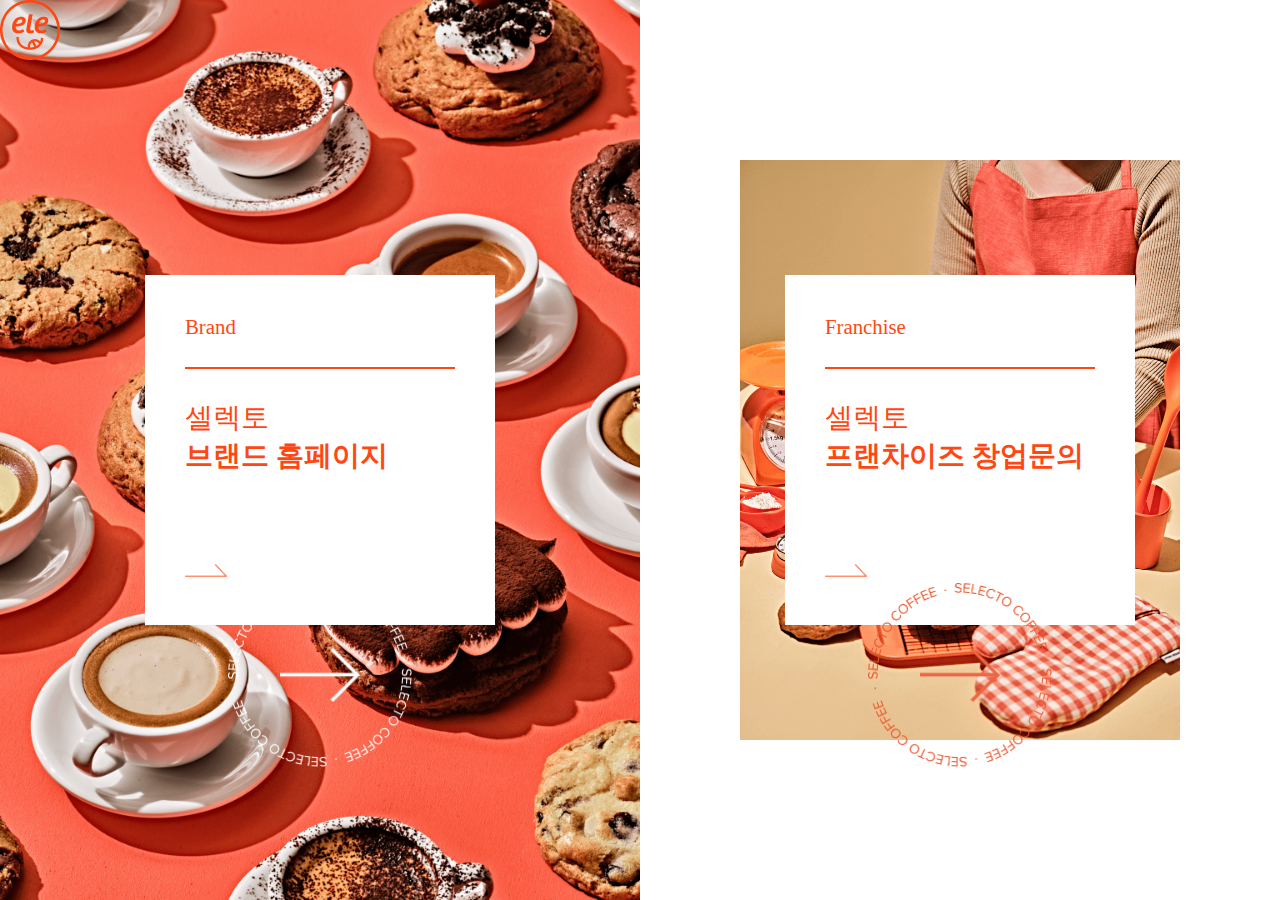
<file: index.html>
<!DOCTYPE html>
<html lang="ko">
  <head>
    <meta charset="UTF-8" />
    <meta http-equiv="X-UA-Compatible" content="IE=edge" />
    <meta name="viewport" content="width=device-width, initial-scale=1.0" />
    <title>SELECTO COFFEE</title>
    <link rel="icon" href="assets/images/sub/favicon.ico" />
    <link rel="stylesheet" href="assets/css/sub.css" />
  </head>
  <body>
    <div class="cursor">
      <img src="assets/images/sub/mouse-cursor.png" alt="커서" />
    </div>
    <section class="brand">
      <a href="brand.html" class="desc" title="브랜드 바로가기">
        <h4>Brand</h4>
        <div>
          <p>셀렉토</p>
          <b>브랜드 홈페이지</b>
        </div>
      </a>
      <img
        src="assets/images/sub/intro-circle-txt-white.png"
        alt="SELECTO COFFEE"
      />
      <img
        src="assets/images/sub/intro-arrow-white.png"
        alt="화살표"
        class="arrow"
      />
    </section>
    <section class="found">
      <a href="found.html" class="desc" title="창업 바로가기">
        <h4>Franchise</h4>
        <div>
          <p>셀렉토</p>
          <b>프랜차이즈 창업문의</b>
        </div>
      </a>
      <img src="assets/images/sub/intro-circle-txt.png" alt="SELECTO COFFEE" />
      <img src="assets/images/sub/intro-arrow.png" alt="화살표" class="arrow" />
    </section>
    <script src="assets/js/sub.js"></script>
  </body>
</html>
</file>
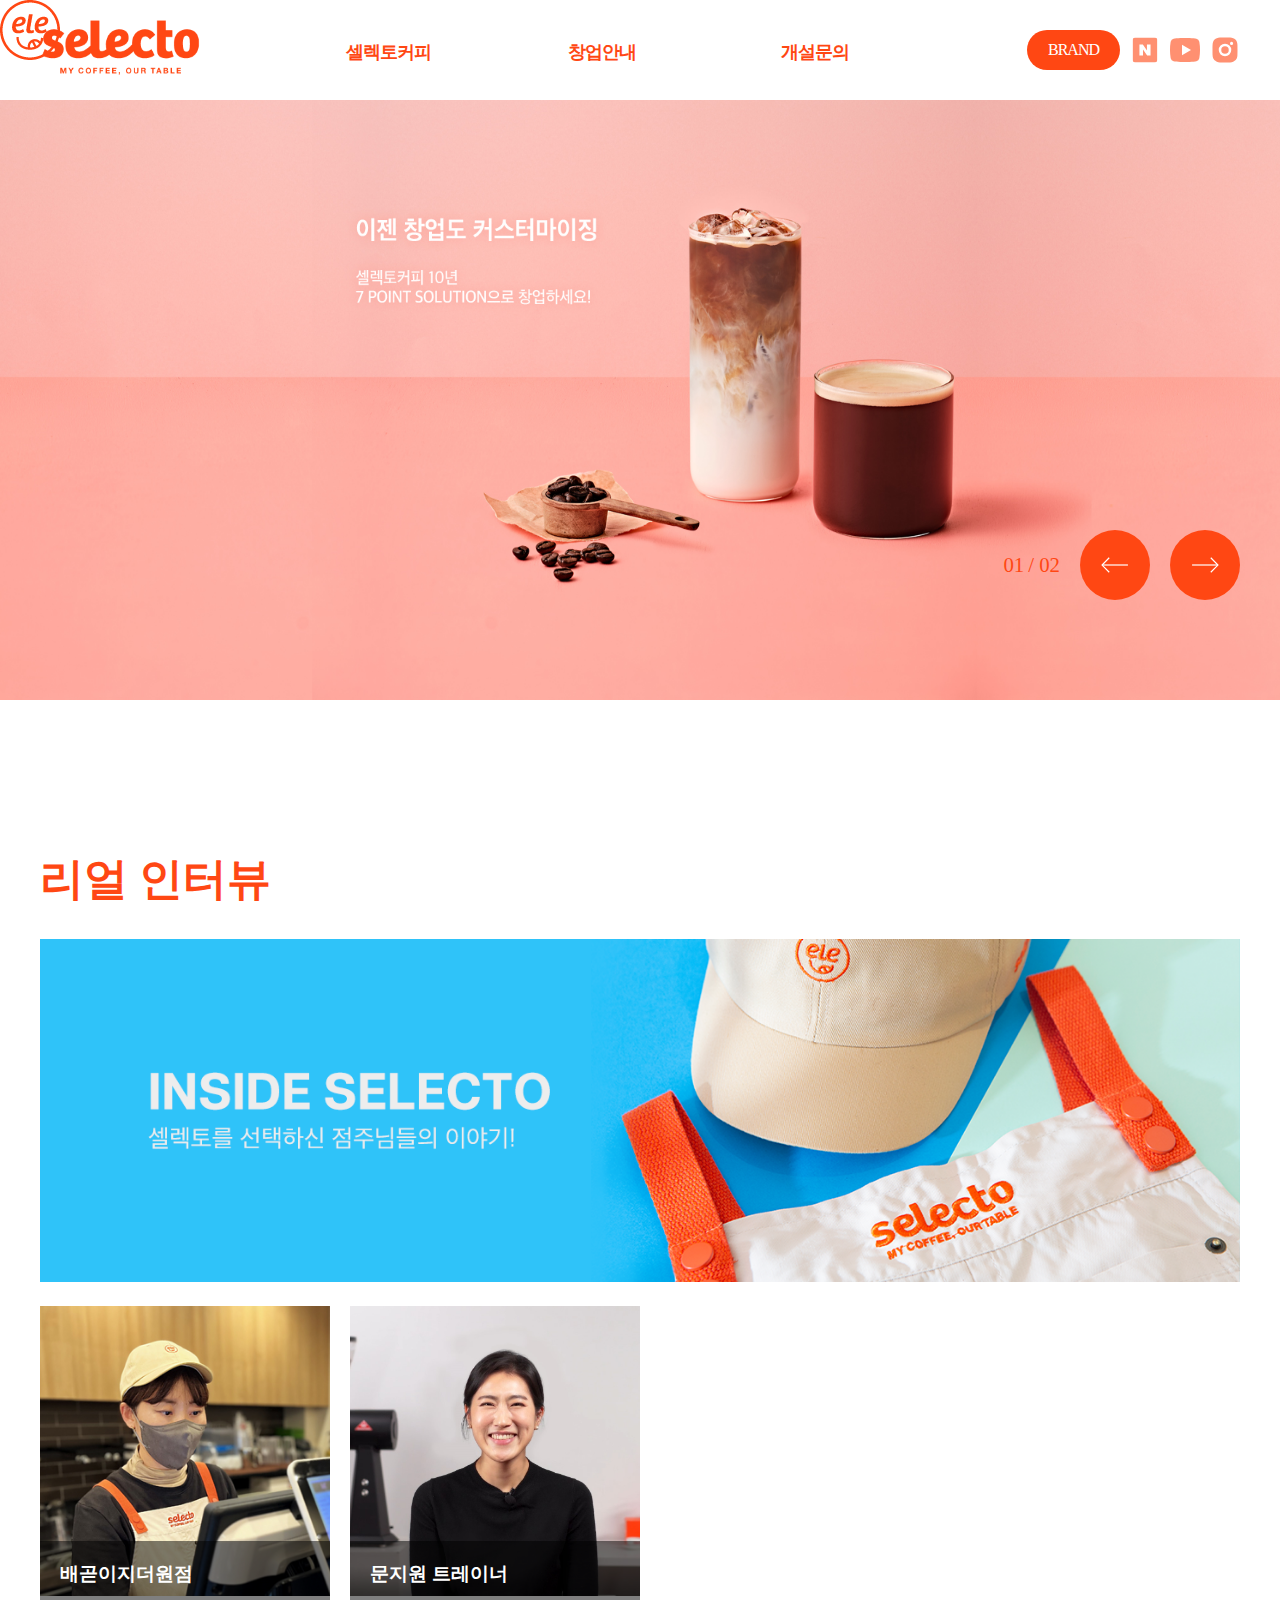
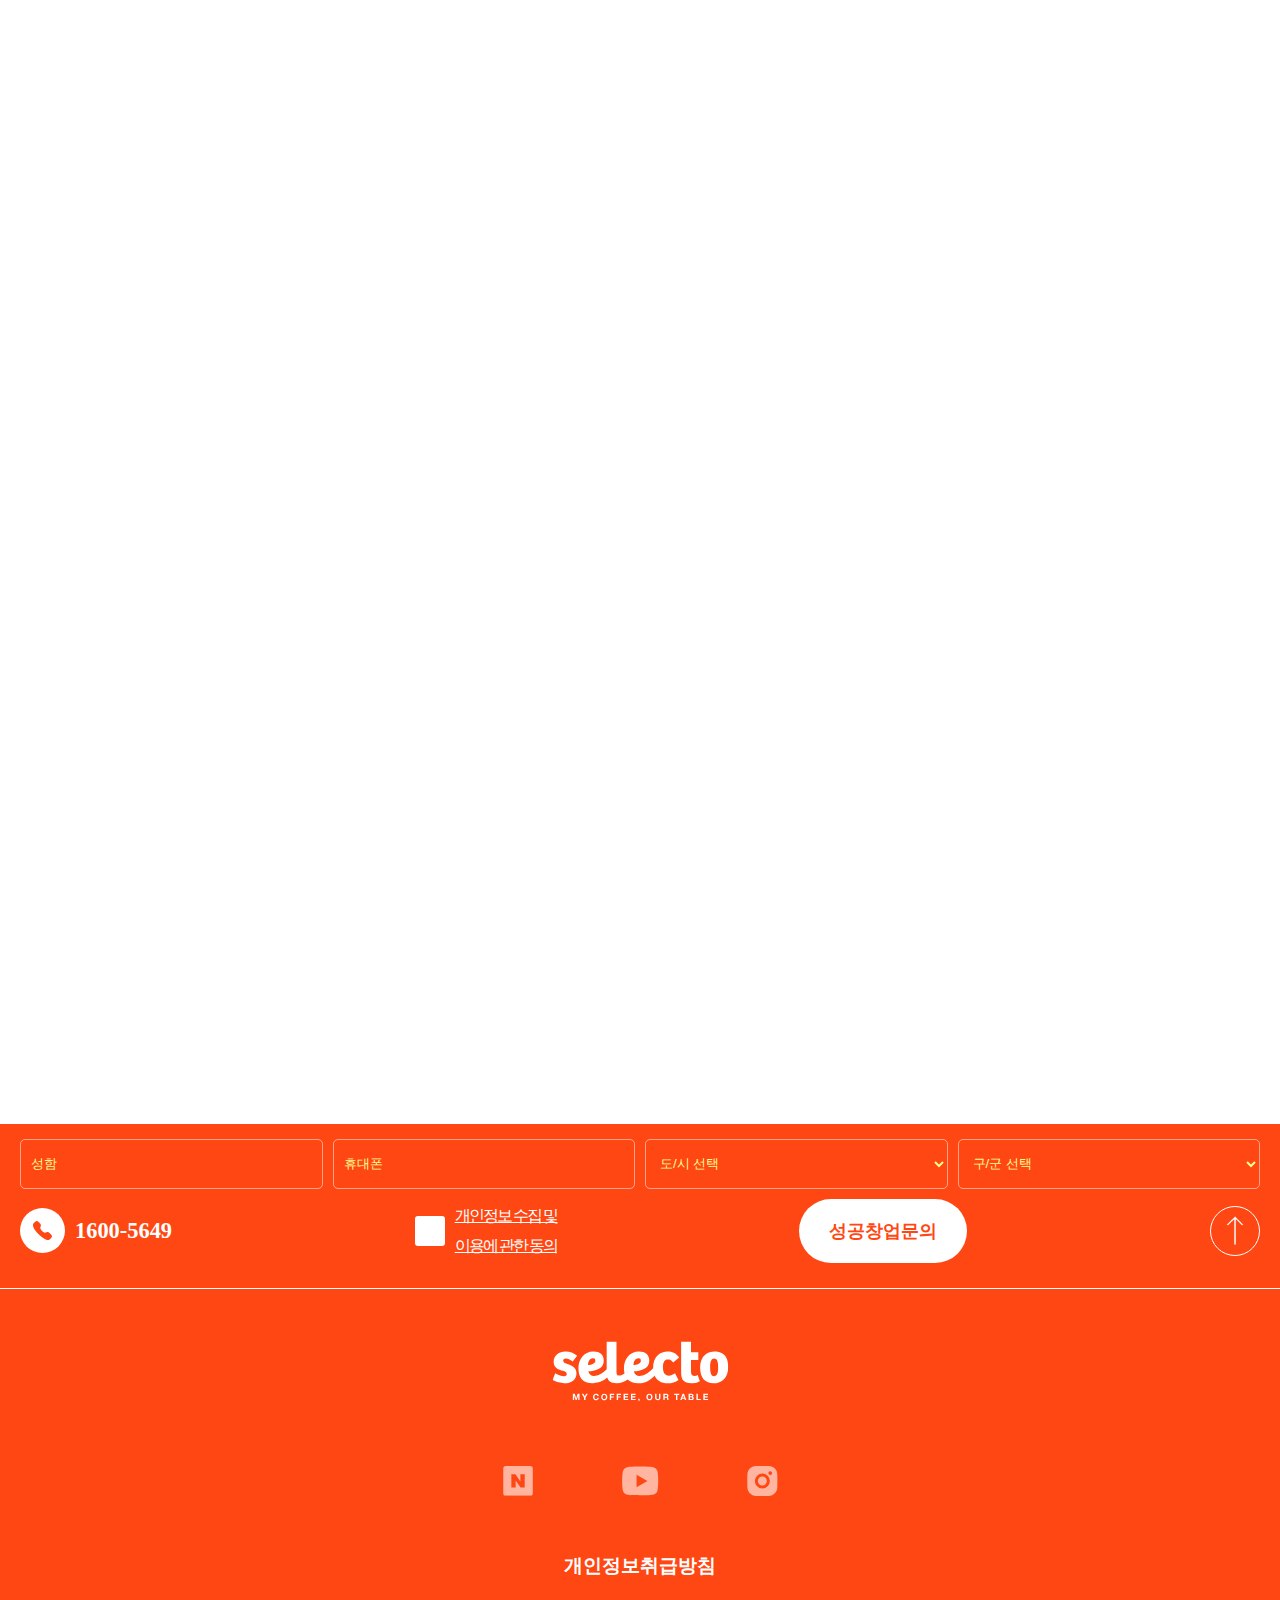
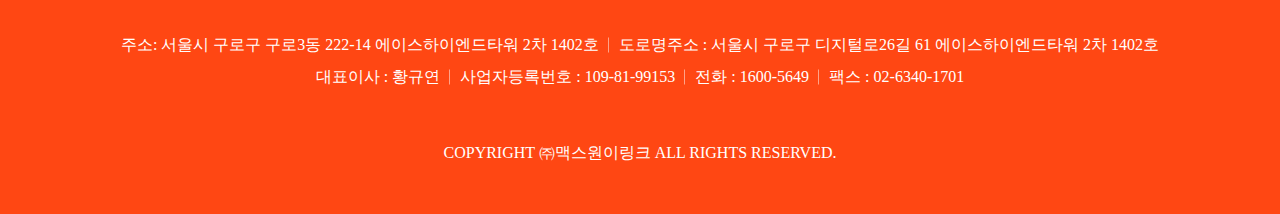
<file: found.html>
<!DOCTYPE html>
<html lang="ko">
  <head>
    <meta charset="UTF-8" />
    <meta http-equiv="X-UA-Compatible" content="IE=edge" />
    <meta name="viewport" content="width=device-width, initial-scale=1.0" />
    <title>SELECTO COFFEE</title>
    <link rel="icon" href="assets/images/sub/favicon.ico" />
    <link rel="stylesheet" href="assets/css/found.css" />
  </head>
  <body>
    <div class="skip">
      <a href="#banner" title="창업배너 바로가기"
        ><span>창업배너 바로가기</span></a
      >
      <a href="#real" title="리얼 인터뷰 바로가기"
        ><span>리얼 인터뷰 바로가기</span></a
      >
      <a href="#interview" title="인터뷰 바로가기"
        ><span>인터뷰 바로가기</span></a
      >
    </div>
    <div class="cursor">
      <img src="assets/images/sub/mouse-cursor.png" alt="커서" />
    </div>
    <aside class="side_menu">
      <div class="menu">
        <button type="button" class="btn_close"></button>
        <dl>
          <dt><a href="" title="셀렉토커피">셀렉토커피</a></dt>
          <dd><a href="" title="브랜드 스토리">브랜드 스토리</a></dd>
          <dd><a href="" title="History">HISTORY</a></dd>
          <dd><a href="" title="브랜드 가치">브랜드VALUE</a></dd>
          <dd><a href="" title="매장찾기">매장찾기</a></dd>
        </dl>
        <dl>
          <dt><a href="" title="창업안내">창업안내</a></dt>
          <dd><a href="" title="브랜드 경쟁력">브랜드 경쟁력</a></dd>
          <dd><a href="" title="인테리어">인테리어</a></dd>
          <dd><a href="" title="리얼인터뷰">리얼 인터뷰</a></dd>
        </dl>
        <dl>
          <dt><a href="" title="개설문의">개설문의</a></dt>
          <dd><a href="" title="개설절차&FAQ">개설절차&FAQ</a></dd>
          <dd><a href="" title="개설비용">개설비용</a></dd>
          <dd><a href="" title="추천매물">추천매물</a></dd>
          <dd><a href="" title="개설문의하기">개설문의하기</a></dd>
        </dl>
        <div class="sns">
          <a href="" title="셀렉토커피 네이버"></a>
          <a href="" title="셀렉토커피 유튜브"></a>
          <a href="" title="셀렉토커피 인스타그램"></a>
        </div>
        <a href="brand.html" class="brand" title="브랜드 페이지 바로가기"
          >BRAND</a
        >
      </div>
    </aside>
    <header>
      <div class="container">
        <a href="" class="h_logo">
          <img src="assets/images/brand/logo.png" alt="로고" />
        </a>
        <ul class="h_menu">
          <li><a href="" title="셀렉토커피">셀렉토커피</a></li>
          <li><a href="" title="창업안내">창업안내</a></li>
          <li><a href="" title="개설문의">개설문의</a></li>
        </ul>
        <div class="h_link">
          <a href="brand.html" class="h_brand">BRAND</a>
          <ul class="sns">
            <li><a href="" title="셀렉토커피 네이버"></a></li>
            <li><a href="" title="셀렉토커피 유튜브"></a></li>
            <li><a href="" title="셀렉토커피 인스타그램"></a></li>
          </ul>
        </div>
        <button type="button" class="btn_side"></button>
      </div>
      <nav class="depth2">
        <div class="nav_wrap">
          <div class="wrap">
            <ul>
              <li><a href="" title="브랜드 스토리">브랜드 스토리</a></li>
              <li><a href="" title="History">HISTORY</a></li>
              <li><a href="" title="경쟁력 가치">경쟁력 VALUE</a></li>
              <li><a href="" title="매장찾기">매장찾기</a></li>
            </ul>
            <ul>
              <li><a href="" title="브랜드 경쟁력">브랜드 경쟁력</a></li>
              <li><a href="" title="인테리어">인테리어</a></li>
              <li><a href="" title="리얼 인터뷰">리얼 인터뷰</a></li>
            </ul>
            <ul>
              <li><a href="" title="개설절차&FAQ">개설 절차 & FAQ</a></li>
              <li><a href="" title="개설비용">개설비용</a></li>
              <li><a href="" title="추천 매물">추천 매물</a></li>
              <li><a href="" title="개설 문의하기">개설 문의하기</a></li>
            </ul>
          </div>
        </div>
      </nav>
    </header>
    <main>
      <section class="sec1" id="banner">
        <div class="control_wrap">
          <div class="index">
            <span class="current"></span>
            <span> / 02</span>
          </div>
          <button type="button" class="sec1_prev"></button>
          <button type="button" class="sec1_next"></button>
        </div>
        <ul class="slide_wrap">
          <li class="slide">
            <a href="" ondragstart="return false">
              <img src="assets/images/found/sec1_1.jpg" alt="셀렉토커피 배너" />
              <img
                src="assets/images/found/sec1_m1.jpg"
                alt="셀렉토커피 배너"
              />
            </a>
          </li>
          <li class="slide">
            <a href="" ondragstart="return false">
              <img src="assets/images/found/sec1_2.jpg" alt="셀렉토커피 배너" />
              <img
                src="assets/images/found/sec1_m2.jpg"
                alt="셀렉토커피 배너"
              />
            </a>
          </li>
        </ul>
      </section>
      <section class="sec2" id="real">
        <div class="container">
          <h1>리얼 인터뷰</h1>
          <div class="banner">
            <a href="" title="리얼 인터뷰 바로가기">
              <img
                src="assets/images/found/c-interview-cover_1.png"
                alt="리얼 인터뷰 배너"
              />
              <img
                src="assets/images/found/c-interview-cover-mobile_1.png"
                alt="리얼 인터뷰 배너"
              />
            </a>
          </div>
          <div class="introduce">
            <div class="introduce1">
              <img src="assets/images/found/sec2_1.jpg" alt="배곧이지더원점" />
              <div class="desc">
                <h2>배곧이지더원점</h2>
                <p>
                  물론 이 집 커피는 진짜 맛있다! 이런 말이 나오는게
                  기본이겠지만, 언제나 반가움이 있는 우리 동네 사랑방이 되고
                  싶어요.
                </p>
              </div>
            </div>
            <div class="introduce2">
              <img src="assets/images/found/sec2_2.jpg" alt="문지원 트레이너" />
              <div class="desc">
                <h2>문지원 트레이너</h2>
                <p>
                  몸소 배운 경험과 커피 지식으로 점주님들께 힘이 되어드리고 싶은
                  교육 트레이너 문지원입니다.
                </p>
              </div>
            </div>
          </div>
        </div>
      </section>
      <section class="sec3" id="interview">
        <iframe
          src="https://www.youtube.com/embed/LTfQtoKwthA"
          title="[셀렉토커피] 셀렉토 인사이드 / 교육트레이너 문지원 강사 인터뷰"
          frameborder="0"
          allow="accelerometer; autoplay; clipboard-write; encrypted-media; gyroscope; picture-in-picture"
          allowfullscreen
        ></iframe>
      </section>
    </main>
    <div class="popup_bot">
      <div class="container">
        <form class="select" method="post" onsubmit="return false">
          <div class="top">
            <input type="text" placeholder="성함" required />
            <input type="text" placeholder="휴대폰" required />
            <select name="city" id="city" required>
              <option value="" selected>도/시 선택</option>
              <option value="">강원</option>
              <option value="">경기</option>
              <option value="">경남</option>
              <option value="">경북</option>
              <option value="">광주</option>
              <option value="">대구</option>
              <option value="">대전</option>
              <option value="">부산</option>
              <option value="">서울</option>
              <option value="">세종</option>
              <option value="">울산</option>
              <option value="">인천</option>
              <option value="">전남</option>
              <option value="">전북</option>
              <option value="">제주</option>
              <option value="">충남</option>
              <option value="">충북</option>
            </select>
            <select name="town" id="town" required>
              <option value="" selected>구/군 선택</option>
            </select>
          </div>
          <div class="bot">
            <div class="call">
              <img src="assets/images/found/c-call-ic.png" alt="전화" />
              <a href="" title="전화연결">1600-5649</a>
            </div>
            <div class="agree">
              <input type="checkbox" id="check" />
              <label for="check"></label>
              <span>개인정보 수집 및<br />이용에 관한 동의</span>
            </div>
            <button type="submit" class="answer">성공창업문의</button>
            <button type="button" class="go_top">
              <img
                src="assets/images/found/f-totop__arrow.png"
                alt="위로가기 화살표"
              />
            </button>
          </div>
        </form>
      </div>
    </div>
    <footer>
      <h1 class="f_logo">
        <img src="assets/images/brand/logo-white.svg" alt="logo_footer" />
      </h1>
      <ul class="f_link">
        <li>
          <a href=""
            ><img src="assets/images/brand/f-link-n.svg" alt="link_naver"
          /></a>
        </li>
        <li>
          <a href=""
            ><img src="assets/images/brand/f-link-y.svg" alt="link_youtube"
          /></a>
        </li>
        <li>
          <a href=""
            ><img src="assets/images/brand/f-link-i.svg" alt="link_instargram"
          /></a>
        </li>
      </ul>
      <a href="" class="personal">개인정보취급방침</a>
      <div class="address">
        <div class="address1">
          <p>
            주소: 서울시 구로구 구로3동 222-14 에이스하이엔드타워 2차 1402호
          </p>
          <p>
            도로명주소 : 서울시 구로구 디지털로26길 61 에이스하이엔드타워 2차
            1402호
          </p>
        </div>
        <div class="wrap">
          <div class="address2">
            <p>대표이사 : 황규연</p>
            <p>사업자등록번호 : 109-81-99153</p>
          </div>
          <div class="address3">
            <p>전화 : 1600-5649</p>
            <p>팩스 : 02-6340-1701</p>
          </div>
        </div>
      </div>
      <p class="copyright">COPYRIGHT ㈜맥스원이링크 ALL RIGHTS RESERVED.</p>
    </footer>
    <script src="assets/js/found.js"></script>
  </body>
</html>
</file>
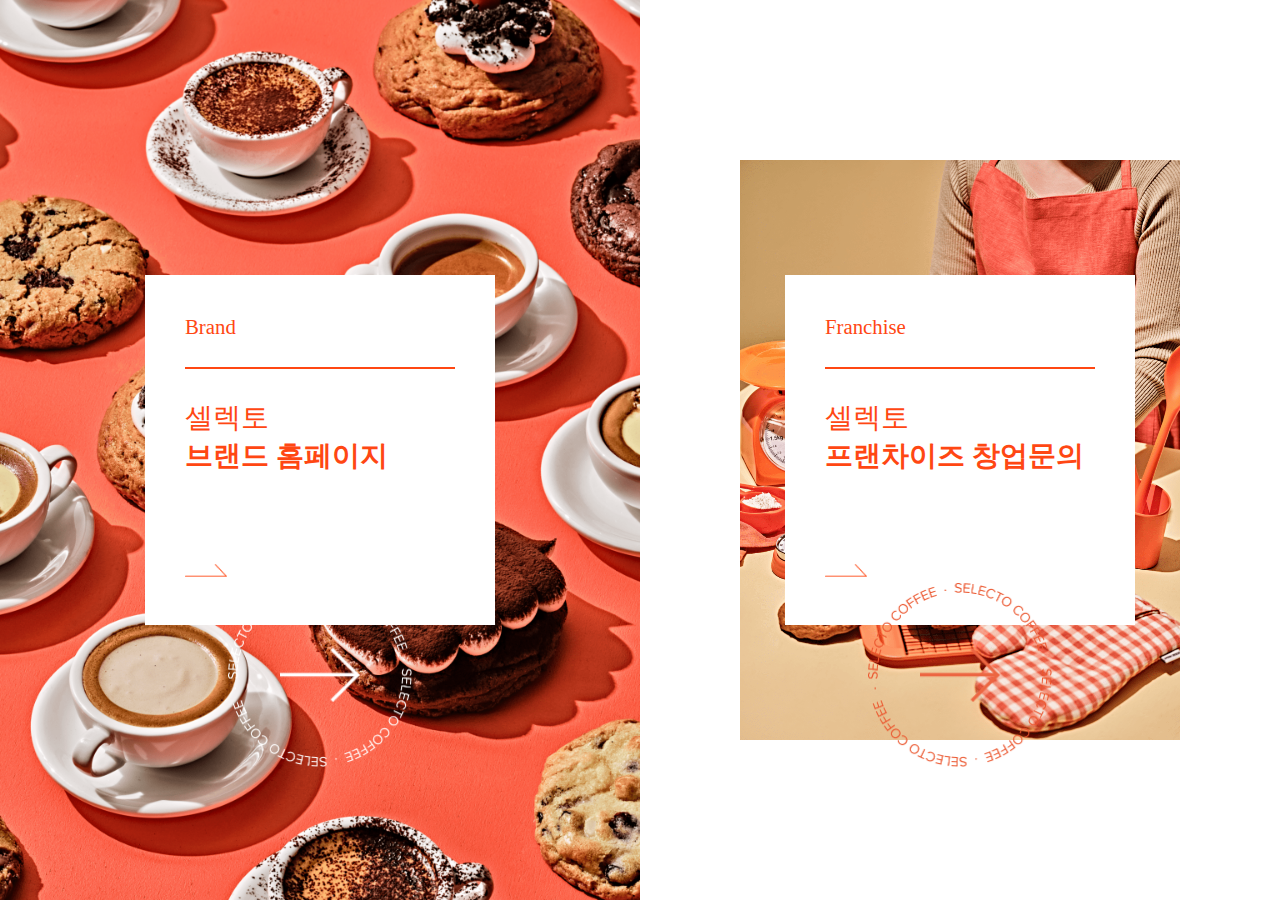
<file: subPage.html>
<!DOCTYPE html>
<html lang="ko">
  <head>
    <link rel="stylesheet" href="asserts/css/sub.css" />
    <meta charset="UTF-8" />
    <meta http-equiv="X-UA-Compatible" content="IE=edge" />
    <meta name="viewport" content="width=device-width, initial-scale=1.0" />
    <title>SELECTO COFFEE</title>
  </head>
  <body>
    <section class="brand">
      <a href="brand.html" class="desc">
        <h4>Brand</h4>
        <div>
          <p>셀렉토</p>
          <strong>브랜드 홈페이지</strong>
        </div>
      </a>
      <img
        src="asserts/images/sub/intro-circle-txt-white.png"
        alt="SELECTO COFFEE"
      />
      <img
        src="asserts/images/sub/intro-arrow-white.png"
        alt="img_arrow_w"
        class="arrow"
      />
    </section>
    <section class="found">
      <a href="found.html" class="desc">
        <h4>Franchise</h4>
        <div>
          <p>셀렉토</p>
          <strong>프랜차이즈 창업문의</strong>
        </div>
      </a>
      <img src="asserts/images/sub/intro-circle-txt.png" alt="SELECTO COFFEE" />
      <img
        src="asserts/images/sub/intro-arrow.png"
        alt="img_arrow"
        class="arrow"
      />
    </section>
    <script src="asserts/js/sub.js"></script>
  </body>
</html>
</file>
<file: assets/css/sub.css>
@import "reset.css";
body {
  display: flex;
  width: 100%;
  height: 100vh;
  overflow: hidden;
}

.cursor {
  position: absolute;
  pointer-events: none;
  z-index: 10;
}

section {
  display: flex;
  flex-direction: row;
  justify-content: center;
  align-items: center;
  width: 50%;
  height: 100%;
  background-repeat: no-repeat;
  background-position: center;
  background-size: cover;
  position: relative;
}
section.brand {
  background-image: url(../images/sub/intro-left-bg.png);
}
section.found {
  background-image: url(../images/sub/intro-right-bg.png);
  background-size: 440px 580px;
}
section .desc {
  width: 350px;
  height: 350px;
  color: #ff4713;
  background: #fff;
  padding: 40px;
  position: relative;
  transition: 0.3s;
}
section .desc h4 {
  font-size: 1.3em;
  font-weight: 400;
  padding-bottom: 30px;
  position: relative;
}
section .desc h4:after {
  content: "";
  position: absolute;
  bottom: 0;
  left: 0;
  width: 100%;
  height: 2px;
  background: #ff4713;
}
section .desc div {
  margin-top: 30px;
  font-size: 1.75em;
}
section .desc:after {
  content: "";
  position: absolute;
  bottom: 40px;
  width: 12%;
  min-width: 40px;
  height: 30px;
  background: url(../images/sub/intro-half_arrow.png) no-repeat center/contain;
}
section .desc:hover {
  transform: translateY(-10px);
}
section img {
  position: absolute;
  width: 184px;
  height: 184px;
  top: 75%;
  left: 50%;
  transform: translate(-50%, -50%);
}
section img.arrow {
  width: 80px;
  height: auto;
}
@keyframes rotate {
  to {
    transform: translate(-50%, -50%) rotate(360deg);
  }
}

@media screen and (max-width: 950px) {
  body {
    display: flex;
    flex-direction: column;
    justify-content: center;
    align-items: center;
    gap: 10px 0;
  }
  section {
    width: 100%;
  }
  section .desc {
    height: 340px;
  }
  section img {
    display: none;
  }
}
@media screen and (max-width: 550px) {
  .cursor {
    display: none;
  }
  section.found {
    background-size: cover;
  }
  section .desc {
    width: 280px;
    height: 280px;
  }
  section .desc h4 {
    padding-bottom: 10px;
  }
  section .desc h4:after {
    height: 1px;
  }
  section .desc div {
    margin-top: 20px;
    font-size: 1.25em;
  }
}/*# sourceMappingURL=sub.css.map */
</file>
<file: assets/css/found.css>
@charset "UTF-8";
@import "reset.css";
body {
  overflow-x: hidden;
  position: relative;
  word-break: keep-all;
}

.skip {
  position: relative;
  z-index: 999;
}
.skip a {
  position: absolute;
  top: -100px;
  left: 0;
  width: 200px;
  line-height: 30px;
  font-size: 1.2rem;
  text-align: center;
  color: rgba(255, 255, 255, 0.5);
  border: 1px solid rgba(255, 255, 255, 0.5);
  background: rgba(0, 0, 0, 0.5);
}
.skip a:active, .skip a:focus {
  top: 0;
  color: #fff;
  border: 1px solid #fff;
}

.cursor {
  position: absolute;
  pointer-events: none;
  z-index: 100;
}

.side_menu {
  position: fixed;
  top: 0;
  right: -320px;
  width: 320px;
  height: 100vh;
  color: #ff4713;
  background: #fff;
  z-index: 40;
  overflow: auto;
  transition: 0.3s;
}
.side_menu.active {
  right: 0;
}
.side_menu .menu {
  display: flex;
  flex-direction: column;
  justify-content: flex-start;
  align-items: flex-start;
  gap: 20px 0;
  float: right;
  width: 100%;
  height: auto;
  padding: 20px 40px;
}
.side_menu .menu .btn_close {
  align-self: flex-end;
  width: 30px;
  height: 30px;
  margin-bottom: 30px;
  transform: translateX(20px);
  background: url(../images/brand/X@2x.png) no-repeat center/cover;
  cursor: pointer;
}
.side_menu .menu dl {
  width: 100%;
  height: 30px;
  font-weight: 600;
  overflow: hidden;
}
.side_menu .menu dl.active {
  height: auto;
}
.side_menu .menu dl dt {
  font-size: 1.425em;
  letter-spacing: -1px;
  margin-bottom: 20px;
  position: relative;
}
.side_menu .menu dl dt:after {
  content: "";
  position: absolute;
  top: 50%;
  right: 0;
  width: 20px;
  height: 20px;
  background: url(../images/brand/arrow-down.png) no-repeat center/cover;
  transform: translateY(-50%);
}
.side_menu .menu dl.active dt:after {
  transform: translateY(-50%) rotateX(180deg);
}
.side_menu .menu dl dd {
  padding: 10px 0 10px 10px;
  font-size: 0.85em;
}
.side_menu .menu dl a {
  display: block;
}
.side_menu .menu .sns {
  display: flex;
  flex-direction: row;
  justify-content: center;
  align-items: center;
  gap: 0 20px;
  margin-top: 30px;
}
.side_menu .menu .sns a {
  display: block;
  width: 30px;
  height: 30px;
}
.side_menu .menu .sns a:nth-child(1) {
  background: url(../images/brand/h-link1.svg) no-repeat center/cover;
}
.side_menu .menu .sns a:nth-child(2) {
  background: url(../images/brand/h-link2.svg) no-repeat center/cover;
}
.side_menu .menu .sns a:nth-child(3) {
  background: url(../images/brand/h-link3.svg) no-repeat center/cover;
}
.side_menu .menu .brand {
  padding: 10px 30px;
  color: #fff;
  background: #ff4713;
  border-radius: 20px;
  margin-top: 30px;
}

header {
  position: fixed;
  top: 0;
  left: 0;
  width: 100%;
  background: #fff;
  transform: translateY(-100px);
  transition: 0.3s;
  z-index: 30;
}
header.show {
  transform: translateY(0);
}
header .container {
  display: flex;
  flex-direction: row;
  justify-content: space-between;
  align-items: center;
  padding: 0 40px;
  height: 100px;
  position: relative;
}
header .container .h_logo {
  display: block;
  width: 160px;
}
header .container .h_logo img {
  width: 100%;
}
header .container .h_menu {
  display: flex;
  flex-direction: row;
  justify-content: center;
  align-items: center;
  color: #ff4713;
  font-size: 1.125em;
  font-weight: 600;
  text-align: center;
  letter-spacing: -1px;
  width: 50%;
  height: 100px;
  background: #fff;
  position: absolute;
  top: 50%;
  left: 47%;
  transform: translate(-50%, -50%);
}
header .container .h_menu li {
  flex: 1;
  height: 100%;
  padding: 30px 0;
}
header .container .h_menu li a {
  display: block;
  padding: 10px 0;
}
header .container .h_link {
  display: flex;
  flex-direction: row;
  justify-content: center;
  align-items: center;
  gap: 0 10px;
}
header .container .h_link .h_brand {
  color: #fff;
  background: #ff4713;
  letter-spacing: -1px;
  padding: 10px 20px;
  border-radius: 20px;
  border: 1px solid transparent;
  transition: 0.3s;
}
header .container .h_link .h_brand.convert {
  background: #fff;
  color: #ff4713;
  border: 1px solid #ff4713;
}
header .container .h_link .sns {
  display: flex;
  flex-direction: row;
  justify-content: center;
  align-items: center;
  gap: 0 10px;
}
header .container .h_link .sns a {
  display: block;
  width: 30px;
  height: 30px;
  background-size: cover;
  background-position: center;
  background-repeat: no-repeat;
}
header .container .h_link .sns li:nth-child(1) a {
  background-image: url(../images/brand/h-link1.svg);
}
header .container .h_link .sns li:nth-child(2) a {
  background-image: url(../images/brand/h-link2.svg);
}
header .container .h_link .sns li:nth-child(3) a {
  background-image: url(../images/brand/h-link3.svg);
}
header .container .btn_side {
  display: none;
  width: 40px;
  height: 30px;
  position: relative;
  border-top: 4px solid #ff4713;
  border-bottom: 4px solid #ff4713;
  cursor: pointer;
}
header .container .btn_side:after {
  content: "";
  position: absolute;
  top: 50%;
  left: 0;
  width: 100%;
  height: 4px;
  transform: translateY(-50%);
  background: #ff4713;
}
header .depth2 {
  position: absolute;
  top: 0;
  left: 0;
  width: 100%;
  height: 340px;
  text-align: center;
  background: #fff;
  z-index: -1;
  transform: translateY(-400px);
  transition: 0.4s linear;
}
header .depth2.show {
  transform: translateY(0);
}
header .depth2 .nav_wrap {
  position: relative;
  height: 100%;
}
header .depth2 .nav_wrap .wrap {
  display: flex;
  flex-direction: row;
  justify-content: center;
  align-items: flex-start;
  position: absolute;
  bottom: 0;
  left: 47%;
  width: 50%;
  height: auto;
  transform: translate(-50%, 0);
}
header .depth2 .nav_wrap .wrap ul {
  flex: 1;
  font-weight: 600;
  color: #ff4713;
}
header .depth2 .nav_wrap .wrap ul li {
  padding: 20px 0;
}
header .depth2 .nav_wrap .wrap ul li a {
  display: block;
}

.sec1 {
  overflow: hidden;
  position: relative;
}
.sec1 .control_wrap {
  display: flex;
  flex-direction: row;
  justify-content: center;
  align-items: center;
  position: absolute;
  bottom: 100px;
  right: 40px;
  gap: 0 20px;
  z-index: 1;
}
.sec1 .control_wrap span {
  color: #ff4713;
  font-size: 1.3em;
}
.sec1 .control_wrap button {
  width: 70px;
  height: 70px;
  background: url(../images/found/c-main-slide-next.svg) no-repeat center/cover;
  cursor: pointer;
}
.sec1 .control_wrap button.sec1_prev {
  transform: rotateY(180deg);
}
.sec1 .slide_wrap {
  display: flex;
  flex-direction: row;
  justify-content: center;
  align-items: center;
  width: 200%;
  height: calc(100vh - 200px);
}
.sec1 .slide_wrap .slide {
  flex: 1;
  height: 100%;
}
.sec1 .slide_wrap .slide a {
  display: block;
  height: 100%;
}
.sec1 .slide_wrap .slide a img {
  width: 100%;
  height: 100%;
}
.sec1 .slide_wrap .slide a img:nth-child(2) {
  display: none;
}

.sec2 {
  padding: 150px 0 100px;
}
.sec2 .container {
  padding: 0 40px;
}
.sec2 .container h1 {
  font-size: 2.75em;
  color: #ff4713;
}
.sec2 .container .banner a {
  display: block;
  height: 100%;
  margin: 30px 0 20px;
}
.sec2 .container .banner a img {
  width: 100%;
  height: 100%;
}
.sec2 .container .banner a img:nth-child(2) {
  display: none;
}
.sec2 .container .introduce {
  display: flex;
  flex-direction: row;
  justify-content: center;
  align-items: center;
  width: 50%;
  gap: 0 20px;
}
.sec2 .container .introduce > div {
  flex: 1;
  position: relative;
  min-height: 285px;
  overflow: hidden;
}
.sec2 .container .introduce > div img {
  width: 100%;
  height: 100%;
}
.sec2 .container .introduce > div .desc {
  position: absolute;
  top: 80%;
  left: 0;
  width: 100%;
  height: 100%;
  padding: 20px;
  color: #fff;
  background: rgba(0, 0, 0, 0.5);
  transition: 0.4s ease-in-out;
}
.sec2 .container .introduce > div .desc h2 {
  font-size: 1.2em;
  transition: inherit;
}
.sec2 .container .introduce > div .desc p {
  display: none;
  font-size: 0.9em;
  word-break: break-all;
  padding-top: 20px;
  position: relative;
}
.sec2 .container .introduce > div .desc p:before {
  content: "";
  position: absolute;
  width: 60%;
  top: 10px;
  height: 1px;
  background: rgba(255, 255, 255, 0.2);
}
.sec2 .container .introduce > div:hover .desc {
  top: 0;
}
.sec2 .container .introduce > div:hover h2 {
  font-size: 1em;
  margin-top: 60%;
}
.sec2 .container .introduce > div:hover p {
  display: block;
}

.sec3 {
  padding: 150px 0;
}
.sec3 iframe {
  width: 100%;
  aspect-ratio: 16/9;
}

.popup_bot {
  background: #ff4713;
  border-bottom: 1px solid #fff;
}
.popup_bot .container {
  padding: 15px 20px;
}
.popup_bot .container .top {
  display: flex;
  flex-direction: row;
  justify-content: center;
  align-items: center;
  gap: 0 10px;
}
.popup_bot .container .top > * {
  flex: 1;
  min-width: 100px;
  height: 50px;
  padding: 10px;
  color: #fffe91;
  border: 1px solid rgba(255, 255, 255, 0.5);
  border-radius: 5px;
  background: transparent;
}
.popup_bot .container .top input::-moz-placeholder {
  color: #fffe91;
}
.popup_bot .container .top input::placeholder {
  color: #fffe91;
}
.popup_bot .container .top select {
  position: relative;
}
.popup_bot .container .top select option {
  color: #000;
}
.popup_bot .container .top select:after {
  content: "";
  position: absolute;
  top: 0;
  left: 0;
  width: 100%;
  height: 100%;
  background: #000;
}
.popup_bot .container .bot {
  display: flex;
  flex-direction: row;
  justify-content: space-between;
  align-items: center;
  padding: 10px 0;
  color: #fff;
}
.popup_bot .container .bot .call {
  display: flex;
  flex-direction: row;
  justify-content: center;
  align-items: center;
  gap: 0 10px;
}
.popup_bot .container .bot .call a {
  font-size: 1.4em;
  font-weight: 600;
}
.popup_bot .container .bot .agree {
  display: flex;
  flex-direction: row;
  justify-content: center;
  align-items: center;
  gap: 0 10px;
  height: 30px;
  letter-spacing: -2px;
}
.popup_bot .container .bot .agree input {
  display: none;
}
.popup_bot .container .bot .agree input:checked + label:after {
  content: "✓";
}
.popup_bot .container .bot .agree label {
  display: inline-block;
  width: 30px;
  height: 30px;
  border-radius: 3px;
  background: #fff;
  position: relative;
  cursor: pointer;
}
.popup_bot .container .bot .agree label:after {
  content: "";
  position: absolute;
  top: 0;
  left: 0;
  font-size: 25px;
  width: 30px;
  height: 30px;
  color: #ff4713;
  text-align: center;
}
.popup_bot .container .bot .agree span {
  display: inline-block;
  line-height: 30px;
  text-decoration: underline;
}
.popup_bot .container .bot .answer {
  padding: 20px 30px;
  font-size: 1.1em;
  font-weight: 600;
  color: #ff4713;
  background: #fff;
  border-radius: 35px;
  cursor: pointer;
}
.popup_bot .container .bot .go_top {
  width: 50px;
  height: 50px;
  border-radius: 50%;
  border: 1px solid #fff;
  cursor: pointer;
}
.popup_bot .container .bot .go_top img {
  width: 100%;
  padding: 5px;
}

footer {
  display: flex;
  flex-direction: column;
  justify-content: center;
  align-items: center;
  gap: 50px 0;
  padding: 50px;
  background: #ff4713;
  color: #fff;
  position: relative;
}
footer .f_link {
  display: flex;
  flex-direction: row;
  justify-content: center;
  align-items: center;
  gap: 0 80px;
}
footer .f_link a {
  display: block;
  height: 100%;
}
footer .personal {
  font-size: 1.2em;
  font-weight: 600;
}
footer .address {
  display: flex;
  flex-direction: column;
  justify-content: center;
  align-items: center;
}
footer .address p {
  line-height: 2;
  text-align: center;
}
footer .address .address1 {
  display: flex;
  flex-direction: row;
  justify-content: center;
  align-items: center;
  flex-wrap: wrap;
  gap: 0 20px;
}
footer .address .address1 p:nth-child(1) {
  position: relative;
}
footer .address .address1 p:nth-child(1):after {
  content: "";
  position: absolute;
  top: 50%;
  right: -10px;
  width: 1px;
  height: 15px;
  transform: translateY(-50%);
  background: rgba(255, 255, 255, 0.5);
}
footer .address .wrap {
  display: flex;
  flex-direction: row;
  justify-content: center;
  align-items: center;
  gap: 0 20px;
}
footer .address .wrap .address2,
footer .address .wrap .address3 {
  display: flex;
  flex-direction: row;
  justify-content: center;
  align-items: center;
  gap: 0 20px;
}
footer .address .wrap .address2 p,
footer .address .wrap .address3 p {
  position: relative;
}
footer .address .wrap .address2 p:nth-child(1):after,
footer .address .wrap .address3 p:nth-child(1):after {
  content: "";
  position: absolute;
  top: 50%;
  right: -10px;
  width: 1px;
  height: 15px;
  transform: translateY(-50%);
  background: rgba(255, 255, 255, 0.5);
}
footer .address .wrap .address2 {
  position: relative;
}
footer .address .wrap .address2:after {
  content: "";
  position: absolute;
  top: 50%;
  right: -10px;
  width: 1px;
  height: 15px;
  transform: translateY(-50%);
  background: rgba(255, 255, 255, 0.5);
}
footer .copyright {
  text-align: center;
}

@media screen and (max-width: 1200px) {
  footer .address .address1 p:nth-child(1):after {
    width: 0;
  }
}
@media screen and (max-width: 1024px) {
  header .container .h_menu {
    display: none;
  }
  header .container .h_link {
    display: none;
  }
  header .container .btn_side {
    display: block;
  }
  header .depth2 {
    display: none;
  }
}
@media screen and (max-width: 980px) {
  .sec2 .container .introduce {
    width: 100%;
  }
  .sec2 .container .introduce > div .desc p {
    font-size: 1.1em;
  }
  .sec2 .container .introduce > div .desc p:before {
    width: 40%;
  }
}
@media screen and (max-width: 900px) {
  .cursor {
    display: none;
  }
}
@media screen and (max-width: 600px) {
  header .container {
    height: 55px;
  }
  header .container .h_logo {
    width: 80px;
  }
  header .container .btn_side {
    width: 30px;
    height: 25px;
  }
  .sec1 {
    margin-top: 55px;
  }
  .sec1 .control_wrap {
    display: flex;
    flex-direction: row;
    justify-content: space-between;
    align-items: center;
    bottom: auto;
    top: 50%;
    left: 0;
    width: 100%;
    padding: 0 20px;
    gap: 0;
    transform: translateY(-50%);
  }
  .sec1 .control_wrap .index {
    display: none;
  }
  .sec1 .slide_wrap {
    height: 100vh;
  }
  .sec1 .slide_wrap .slide a img:nth-child(1) {
    display: none;
  }
  .sec1 .slide_wrap .slide a img:nth-child(2) {
    display: block;
    -o-object-fit: cover;
       object-fit: cover;
  }
  .sec2 {
    padding: 100px 0 0;
  }
  .sec2 .container {
    padding: 0 20px;
  }
  .sec2 .container h1 {
    font-size: 2em;
    text-align: center;
  }
  .sec2 .container .banner a img:nth-child(1) {
    display: none;
  }
  .sec2 .container .banner a img:nth-child(2) {
    display: block;
  }
  .sec2 .container .introduce {
    width: 100%;
  }
  .sec2 .container .introduce > div {
    min-height: auto;
  }
  .sec2 .container .introduce > div .desc {
    top: 70%;
    padding: 10px;
  }
  .sec2 .container .introduce > div .desc h2 {
    font-size: 1.1em;
    white-space: nowrap;
    text-overflow: ellipsis;
    overflow: hidden;
  }
  .sec2 .container .introduce > div .desc p {
    font-size: 0.8em;
  }
  .sec2 .container .introduce > div:hover h2 {
    font-size: 0.9em;
    margin-top: 10%;
  }
  .sec3 {
    padding: 100px 0 140px;
  }
  .popup_bot {
    position: relative;
  }
  .popup_bot .select .bot {
    justify-content: center;
    flex-wrap: wrap;
    gap: 10px 10px;
  }
  .popup_bot .select .bot .call {
    text-align: center;
  }
  .popup_bot .select .bot .call img {
    display: none;
  }
  .popup_bot .select .bot .agree label {
    width: 20px;
    min-width: 20px;
    height: 20px;
  }
  .popup_bot .select .bot .agree label:after {
    font-size: 15px;
    width: 100%;
    height: 100%;
  }
  .popup_bot .select .bot .agree br {
    display: none;
  }
  .popup_bot .select .bot .agree span {
    min-width: 210px;
    white-space: nowrap;
    text-overflow: ellipsis;
    overflow: hidden;
  }
  .popup_bot .select .bot .answer {
    width: 100%;
    padding: 15px 20px;
    font-size: 0.9em;
    border-radius: 25px;
  }
  .popup_bot .select .bot .go_top {
    position: absolute;
    top: -100px;
    right: 20px;
    background: #ff4713;
  }
  footer .address p {
    font-size: 0.9em;
  }
  footer .address .wrap {
    display: flex;
    flex-direction: column;
    justify-content: center;
    align-items: center;
  }
  footer .address .wrap .address2,
  footer .address .wrap .address3 {
    gap: 0 40px;
  }
  footer .address .wrap .address2 p:nth-child(1):after,
  footer .address .wrap .address3 p:nth-child(1):after {
    right: -20px;
  }
  footer .address .wrap .address2:after {
    width: 0;
  }
}
@media screen and (max-width: 500px) {
  .sec1 .control_wrap {
    display: none;
  }
  .popup_bot .container .top {
    flex-wrap: wrap;
    gap: 10px;
  }
  .popup_bot .container .top > * {
    flex: auto;
    width: calc(50% - 10px);
    min-width: 130px;
    height: auto;
  }
  .popup_bot .container .top input::-moz-placeholder {
    color: #fffe91;
  }
  .popup_bot .container .top input::placeholder {
    color: #fffe91;
  }
  .popup_bot .container .top select {
    position: relative;
  }
  .popup_bot .container .top select option {
    color: #000;
  }
  .popup_bot .container .top select:after {
    content: "";
    position: absolute;
    top: 0;
    left: 0;
    width: 100%;
    height: 100%;
    background: #000;
  }
}/*# sourceMappingURL=found.css.map */
</file>
<file: asserts/css/sub.css>
@import "reset.css";
body {
  display: flex;
  width: 100%;
  height: 100vh;
}

section {
  display: flex;
  flex-direction: row;
  justify-content: center;
  align-items: center;
  width: 50%;
  height: 100%;
  background-repeat: no-repeat;
  background-position: center;
  background-size: cover;
  position: relative;
}
section.brand {
  background-image: url(../images/sub/intro-left-bg.png);
}
section.found {
  background-image: url(../images/sub/intro-right-bg.png);
  background-size: 440px 580px;
}
section .desc {
  width: 350px;
  height: 350px;
  color: #ff4713;
  background: #fff;
  padding: 40px;
  position: relative;
  transition: 0.3s;
}
section .desc h4 {
  font-size: 1.3em;
  font-weight: 400;
  padding-bottom: 30px;
  position: relative;
}
section .desc h4:after {
  content: "";
  position: absolute;
  bottom: 0;
  left: 0;
  width: 100%;
  height: 2px;
  background: #ff4713;
}
section .desc div {
  margin-top: 30px;
  font-size: 1.75em;
}
section .desc:after {
  content: "";
  position: absolute;
  bottom: 40px;
  width: 12%;
  min-width: 40px;
  height: 30px;
  background: url(../images/sub/intro-half_arrow.png) no-repeat center/contain;
}
section .desc:hover {
  transform: translateY(-10px);
}
section img {
  position: absolute;
  width: 184px;
  height: 184px;
  top: 75%;
  left: 50%;
  transform: translate(-50%, -50%);
}
section img.arrow {
  width: 80px;
  height: auto;
}
@-webkit-keyframes rotate {
  to {
    transform: translate(-50%, -50%) rotate(360deg);
  }
}
@keyframes rotate {
  to {
    transform: translate(-50%, -50%) rotate(360deg);
  }
}

@media screen and (max-width: 950px) {
  body {
    display: flex;
    flex-direction: column;
    justify-content: center;
    align-items: center;
    gap: 10px 0;
  }
  section {
    width: 100%;
  }
  section .desc {
    height: 340px;
  }
  section img {
    display: none;
  }
}
@media screen and (max-width: 550px) {
  section.found {
    background-size: cover;
  }
}
@media screen and (max-width: 550px) {
  section .desc {
    width: 280px;
    height: 280px;
  }
  section .desc h4 {
    padding-bottom: 10px;
  }
  section .desc h4:after {
    height: 1px;
  }
  section .desc div {
    margin-top: 20px;
    font-size: 1.25em;
  }
}/*# sourceMappingURL=sub.css.map */
</file>
